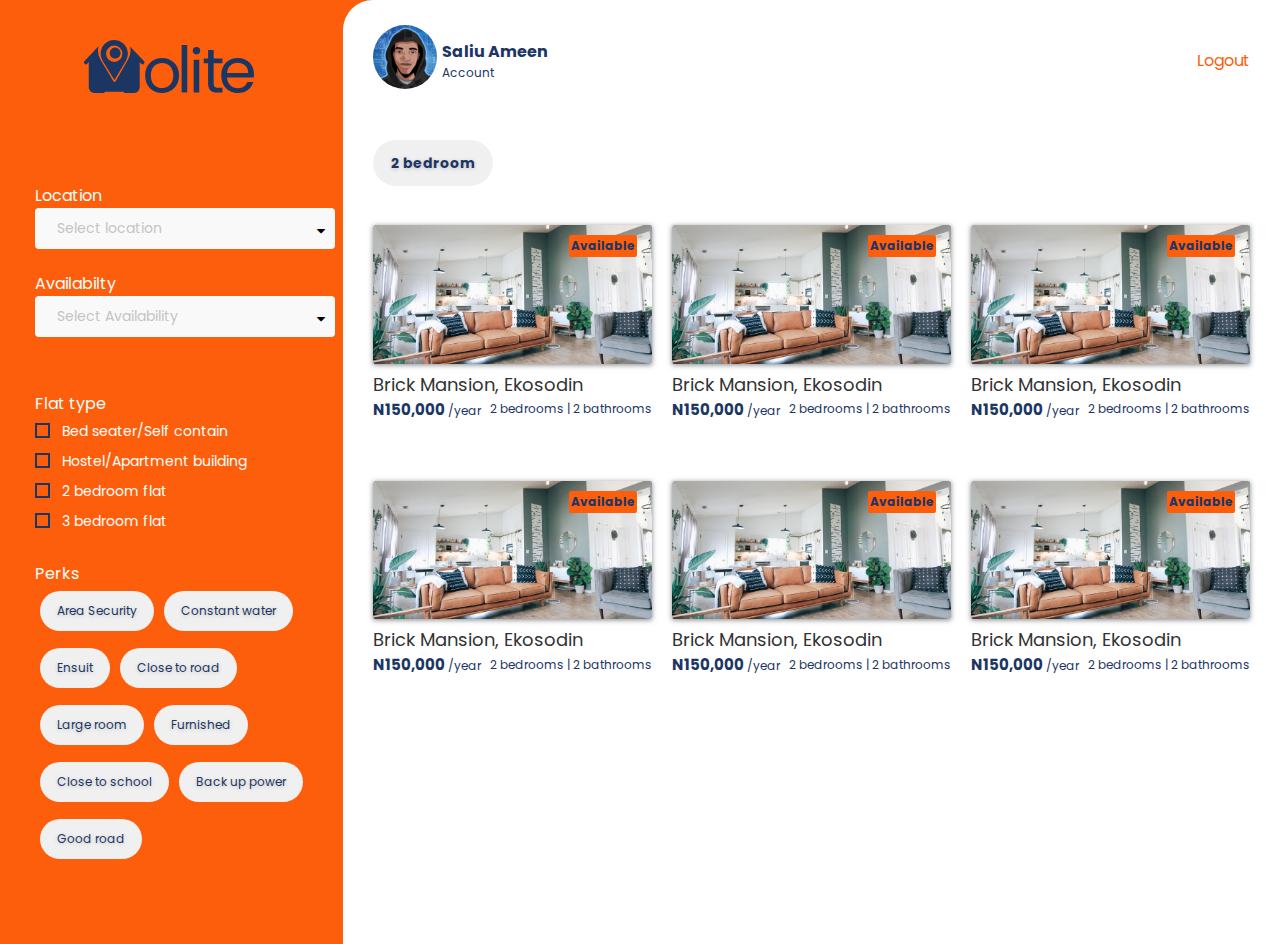
<file: dashbord.html>
<!DOCTYPE html>
<html lang="en">

<head>
    <meta charset="UTF-8">
    <meta name="viewport" content="width=device-width, initial-scale=1.0">
    <title>Search Dashboard</title>
    <link rel="stylesheet" href="https://stackpath.bootstrapcdn.com/font-awesome/4.7.0/css/font-awesome.min.css"
        integrity="sha384-wvfXpqpZZVQGK6TAh5PVlGOfQNHSoD2xbE+QkPxCAFlNEevoEH3Sl0sibVcOQVnN" crossorigin="anonymous">

    <link href="https://fonts.googleapis.com/css2?family=Poppins&display=swap" rel="stylesheet">
    <link rel="stylesheet" href="dashboard.css">
</head>

<body>
    <div class="d-container">

        <div id="nav-sidebar">
            <div class="d-info">
                <a href="#"><img src="images/logo2.svg" alt="logo"></a>
                <i class="fa fa-times" id="sidebarIcon" onclick="closeSidebar()"></i>
            </div>
            <div class="d-select">

                <span>Location</span>
                <div class="select-box">


                    <div class="options-container">

                        <div class="option">
                            <input type="radio" class="radio" id="ekosodin" name="category">
                            <label for="ekosodin">Ekosodin</label>
                        </div>
                        <div class="option">
                            <input type="radio" class="radio" id="bdpa" name="category">
                            <label for="bdpa">BDPA</label>
                        </div>
                        <div class="option">
                            <input type="radio" class="radio" id="osasogie" name="category">
                            <label for="osasogie">Osasogie</label>
                        </div>
                        <div class="option">
                            <input type="radio" class="radio" id="others" name="category">
                            <label for="others">Others</label>
                        </div>
                    </div>
                    <div class="selected">
                        <p>Select location</p>

                        <i class="fa fa-sort-down"></i>
                    </div>
                </div>

                <span>Availabilty</span>
                <div class="select-box">


                    <div class="options-container">

                        <div class="option">
                            <input type="radio" class="radio" id="available name=" category">
                            <label for="available">Available</label>
                        </div>
                        <div class="option">
                            <input type="radio" class="radio" id="pending" name="category">
                            <label for="pending">Pending</label>
                        </div>
                        <div class="option">
                            <input type="radio" class="radio" id="notavailable" name="category">
                            <label for="notavailable">Not Available</label>
                        </div>
                        <div class="option">
                            <input type="radio" class="radio" id="all" name="category">
                            <label for="all">All</label>
                        </div>
                    </div>
                    <div class="selected">
                        <p>Select Availability</p>

                        <i class="fa fa-sort-down"></i>
                    </div>
                </div>


                <div class="d-checkbox">
                    <p>Flat type</p>
                    <div class="checkbox-container"><input type="checkbox" name="flats" id="bed" class="checkbox-input">
                        <label for="bed" class="checkbox-label">Bed
                            seater/Self contain</label>
                    </div>
                    <div class=" checkbox-container"><input type="checkbox" name="flats" id="hostel"
                            class="checkbox-input">
                        <label for="hostel" class="checkbox-label">Hostel/Apartment
                            building</label>
                    </div>
                    <div class="checkbox-container"><input type="checkbox" name="flats" id="two" class="checkbox-input">
                        <label for="two" class="checkbox-label">2
                            bedroom
                            flat</label>
                    </div>
                    <div class=" checkbox-container"><input type="checkbox" name="flats" id="three"
                            class="checkbox-input">
                        <label for="three" class="checkbox-label">3
                            bedroom
                            flat</label>
                    </div>
                </div>
                <div class=" d-perks">
                    <p>Perks</p>
                    <div class="d-perks-container">
                        <div class="perk"> <label for="security">
                                <input type="checkbox" name="perks" id="security">
                                <span>Area Security</span>
                            </label>
                        </div>
                        <div class="perk">
                            <label for="water">
                                <input type="checkbox" name="perks" id="water">
                                <span>Constant water</span>
                            </label>
                        </div>
                        <div class="perk">
                            <label for="ensuit">
                                <input type="checkbox" name="perks" id="ensuit">
                                <span>Ensuit</span>
                            </label>
                        </div>
                        <div class="perk">
                            <label for="road">
                                <input type="checkbox" name="perks" id="road">
                                <span>Close to road</span>
                            </label>
                        </div>
                        <div class="perk">
                            <label for="large">
                                <input type="checkbox" name="perks" id="large">
                                <span>Large room</span>
                            </label>
                        </div>
                        <div class="perk">
                            <label for="furnished">
                                <input type="checkbox" name="perks" id="furnished">
                                <span>Furnished</span>
                            </label>
                        </div>
                        <div class="perk">
                            <label for="school">
                                <input type="checkbox" name="perks" id="school">
                                <span>Close to school</span>
                            </label>
                        </div>
                        <div class="perk">
                            <label for="power">
                                <input type="checkbox" name="perks" id="power">
                                <span>Back up power</span>
                            </label>
                        </div>
                        <div class="perk">
                            <label for="goodroad">
                                <input type="checkbox" name="perks" id="goodroad">
                                <span>Good road</span>
                            </label>
                        </div>
                    </div>


                    <div class="mobilizer">
                        <span><a href="#">Become a mobilizer</a></span>
                    </div>

                </div>
            </div>
        </div>
        <nav class="nav-bar">
            <div class="nav-info">
                <div class="d-hamburger" onclick="toggleSidebar()">
                    <i class="fa fa-bars"></i>
                </div>
                <a href="#"><img src="images/moustache.png" alt="profile"></a>

                <ul>
                    <li><b>Saliu Ameen</b> </li>
                    <li class="tiny">Account</li>
                </ul>
            </div>

            <a href="#">Logout</a>
        </nav>
        <main>
            <div class="dash-container">
                <div class="d-filter">
                    <span>2 bedroom</span>


                </div>
                <div class="apartments">
                    <div class="apartment">
                        <div class="apartment-image">
                            <img src="images/brick.png" alt="apartment">
                            <div class="availability">Available</div>
                        </div>
                        <p class="location">Brick Mansion, Ekosodin</p>
                        <ul>
                            <li class="amount"><b>N150,000</b> /year</li>
                            <li class="specification">2 bedrooms | 2 bathrooms</li>
                        </ul>
                    </div>
                    <div class="apartment">
                        <div class="apartment-image">
                            <img src="images/brick.png" alt="apartment">
                            <div class="availability">Available</div>
                        </div>
                        <p class="location">Brick Mansion, Ekosodin</p>
                        <ul>
                            <li class="amount"><b>N150,000</b> /year</li>
                            <li class="specification">2 bedrooms | 2 bathrooms</li>
                        </ul>
                    </div>
                    <div class="apartment">
                        <div class="apartment-image">
                            <img src="images/brick.png" alt="apartment">
                            <div class="availability">Available</div>
                        </div>
                        <p class="location">Brick Mansion, Ekosodin</p>
                        <ul>
                            <li class="amount"><b>N150,000</b> /year</li>
                            <li class="specification">2 bedrooms | 2 bathrooms</li>
                        </ul>
                    </div>
                    <div class="apartment">
                        <div class="apartment-image">
                            <img src="images/brick.png" alt="apartment">
                            <div class="availability">Available</div>
                        </div>
                        <p class="location">Brick Mansion, Ekosodin</p>
                        <ul>
                            <li class="amount"><b>N150,000</b> /year</li>
                            <li class="specification">2 bedrooms | 2 bathrooms</li>
                        </ul>
                    </div>
                    <div class="apartment">
                        <div class="apartment-image">
                            <img src="images/brick.png" alt="apartment">
                            <div class="availability">Available</div>
                        </div>
                        <p class="location">Brick Mansion, Ekosodin</p>
                        <ul>
                            <li class="amount"><b>N150,000</b> /year</li>
                            <li class="specification">2 bedrooms | 2 bathrooms</li>
                        </ul>
                    </div>
                    <div class="apartment">
                        <div class="apartment-image">
                            <img src="images/brick.png" alt="apartment">
                            <div class="availability">Available</div>
                        </div>
                        <p class="location">Brick Mansion, Ekosodin</p>
                        <ul>
                            <li class="amount"><b>N150,000</b> /year</li>
                            <li class="specification">2 bedrooms | 2 bathrooms</li>
                        </ul>
                    </div>

                </div>
            </div>
        </main>
    </div>

    <script src="dashboard.js"></script>
</body>

</html>
</file>
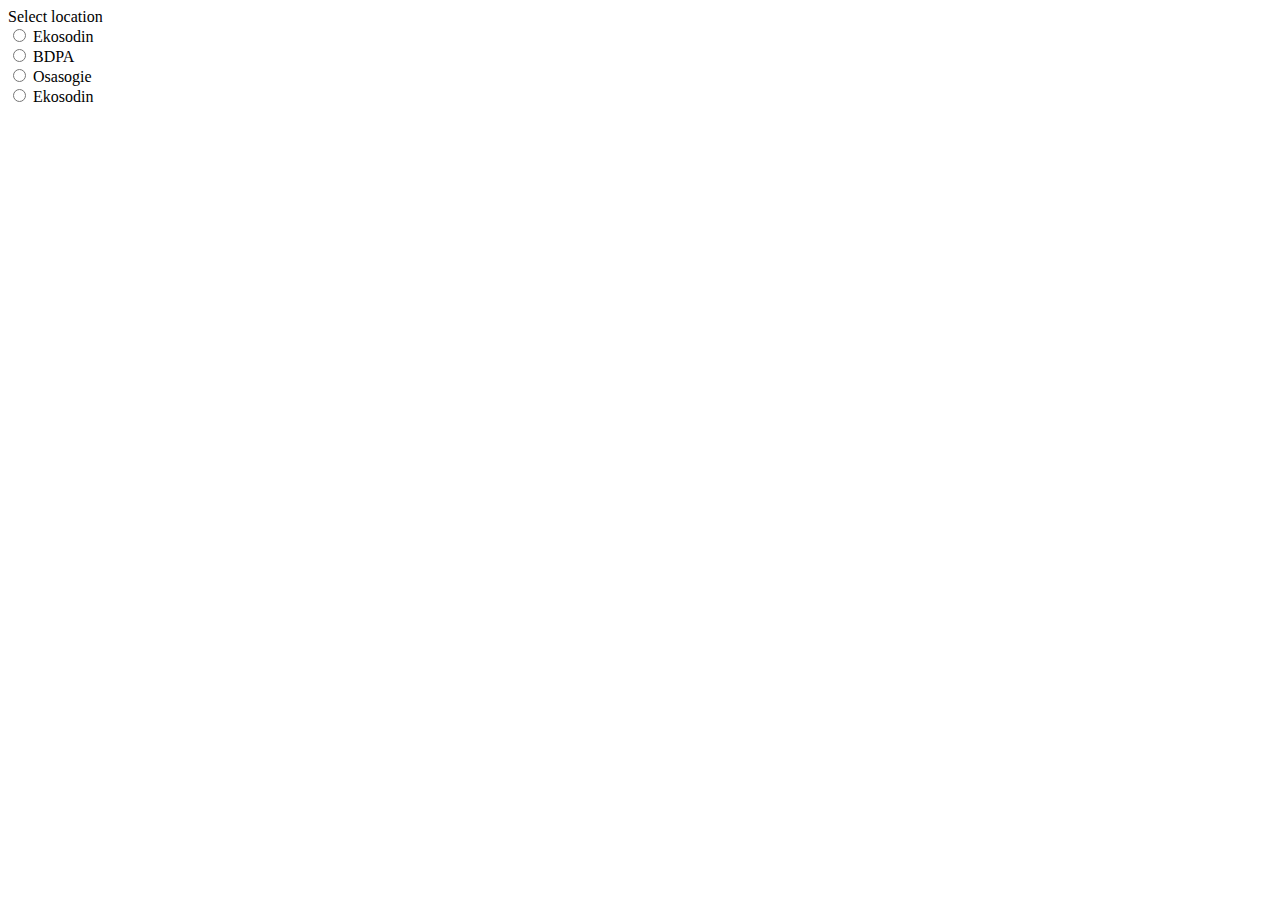
<file: file.html>
<!DOCTYPE html>
<html lang="en">

<head>
    <meta charset="UTF-8">
    <meta name="viewport" content="width=device-width, initial-scale=1.0">
    <title>Document</title>
</head>

<body>
    <div class="selected">
        Select location
    </div>
    <div class="select-box">
        <div class="options-container">
            <div class="option">
                <input type="radio" class="radio" id="ekosodin" name="category">
                <label for="ekosodin">Ekosodin</label>
            </div>
            <div class="option">
                <input type="radio" class="radio" id="bdpa" name="category">
                <label for="bdpa">BDPA</label>
            </div>
            <div class="option">
                <input type="radio" class="radio" id="osasogie" name="category">
                <label for="osasogie">Osasogie</label>
            </div>
            <div class="option">
                <input type="radio" class="radio" id="others" name="category">
                <label for="others">Ekosodin</label>
            </div>
        </div>
    </div>
</body>

</html>
</file>
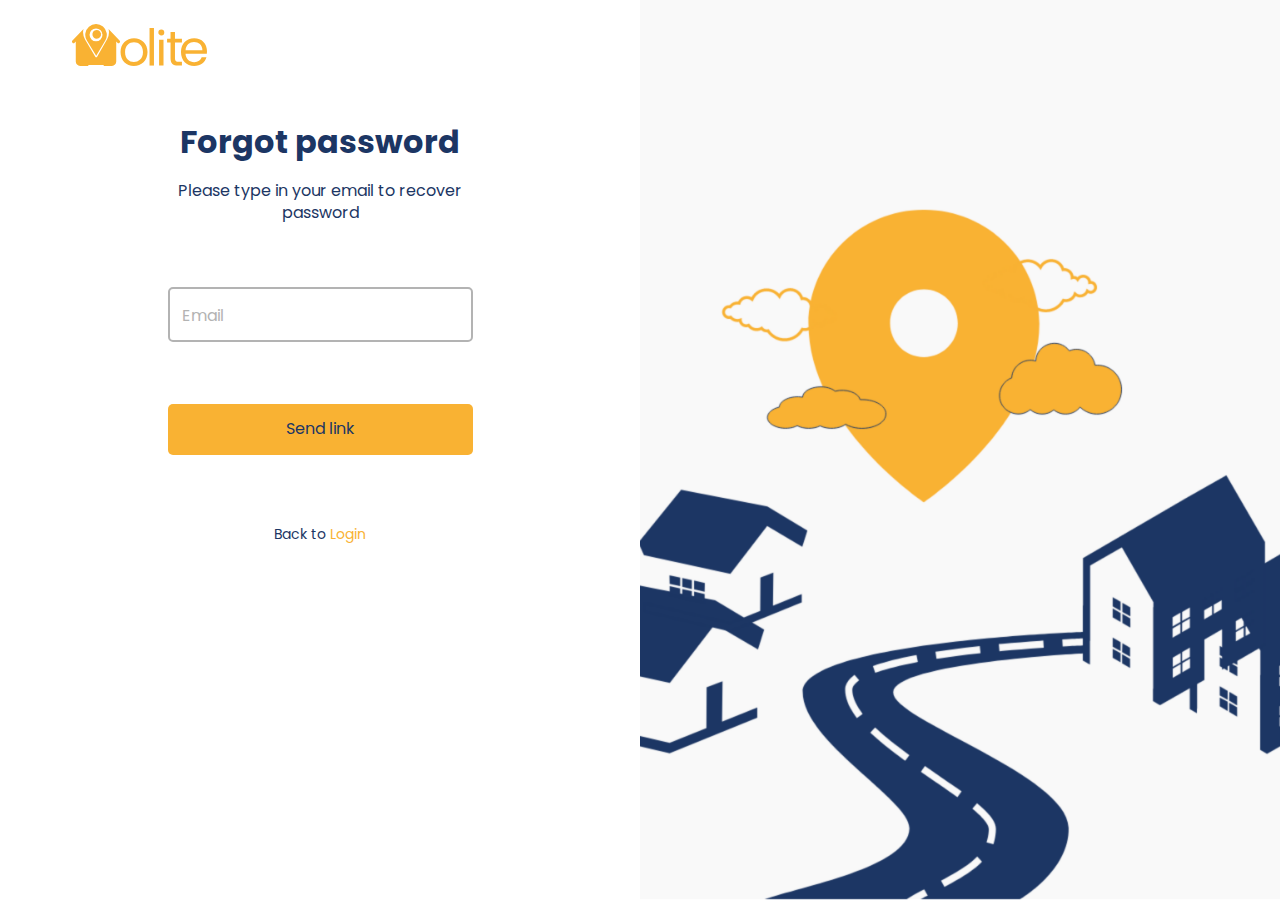
<file: forgot.html>
<!DOCTYPE html>
<html lang="en">

<head>
    <meta charset="UTF-8">
    <meta name="viewport" content="width=device-width, initial-scale=1.0">
    <title>Forgot password Page </title>
    <link href="https://fonts.googleapis.com/css2?family=Poppins&display=swap" rel="stylesheet">
    <link rel="stylesheet" href="style.css">
</head>

<body>
    <div class="splitscreen">
        <div class="left">
            <nav>
                <a href="index.html"><img src="images/logo.svg"
                        class="c-logo" alt="logo" srcset=""> </a>
            </nav>
            <form>
                <section>
                    <h1 class="fp">Forgot password</h1>
                    <p class="forgotp">Please type in your email to recover password</p>
                </section>
                <div class="input-container f">
                    <input type="email" name="email" id="email" class="input" placeholder=" ">
                    <label for="email" class="input-label">Email</label>
                </div>


                <a href="#" class="cbtn signin">Send link</a>
                <p class="small new">Back to<a href="login.html"
                        class="yellow"> Login</a> </p>
            </form>

        </div>
        <div class="right"></div>
    </div>

    <script src="app.js"></script>
</body>

</html>
</file>
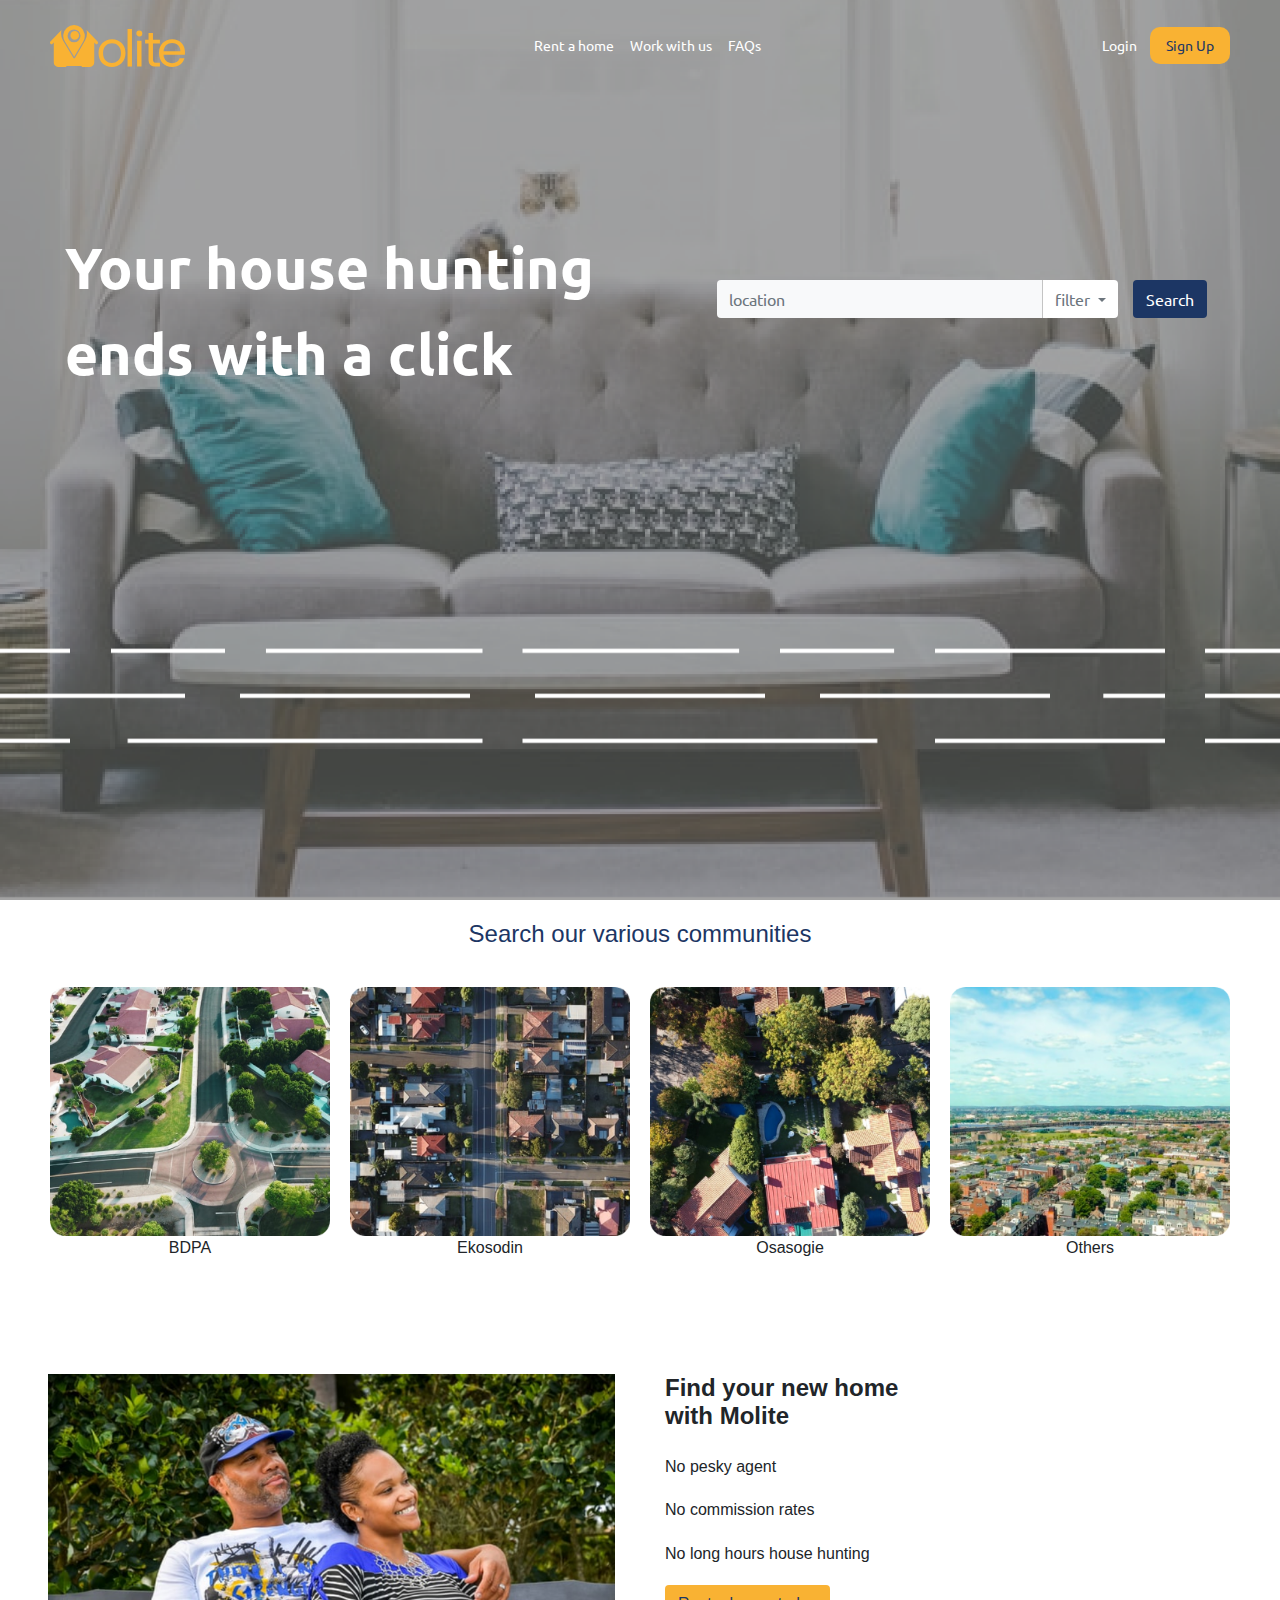
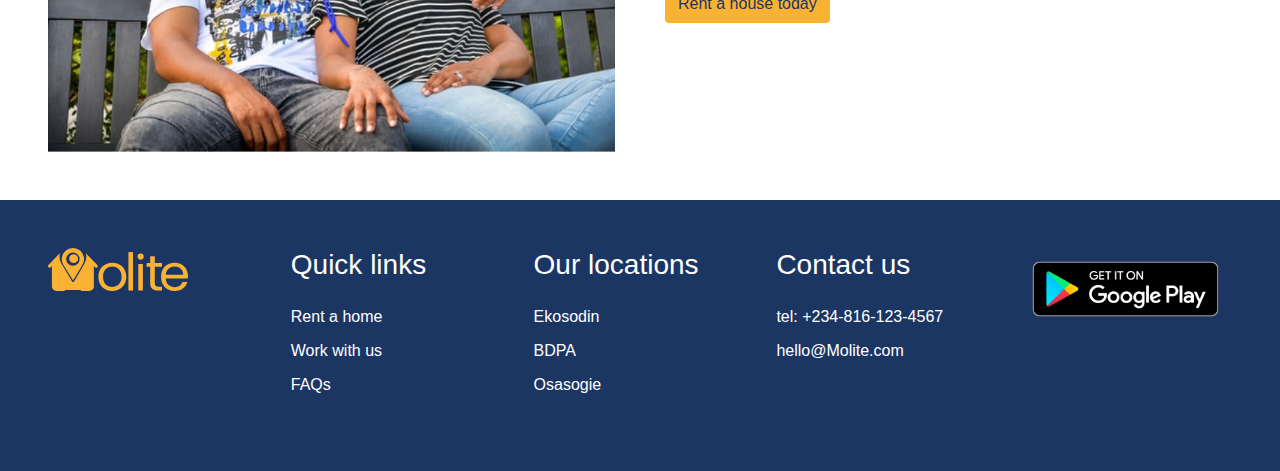
<file: index2.html>
<!DOCTYPE html>
<html lang="en">

<head>
    <meta charset="UTF-8">
    <meta name="viewport" content="width=device-width, initial-scale=1.0">
    <link rel="stylesheet" href="https://stackpath.bootstrapcdn.com/font-awesome/4.7.0/css/font-awesome.min.css"
        integrity="sha384-wvfXpqpZZVQGK6TAh5PVlGOfQNHSoD2xbE+QkPxCAFlNEevoEH3Sl0sibVcOQVnN" crossorigin="anonymous">
    <link rel="stylesheet" href="https://stackpath.bootstrapcdn.com/bootstrap/4.3.1/css/bootstrap.min.css"
        integrity="sha384-ggOyR0iXCbMQv3Xipma34MD+dH/1fQ784/j6cY/iJTQUOhcWr7x9JvoRxT2MZw1T" crossorigin="anonymous">
    <link href="https://fonts.googleapis.com/css2?family=Ubuntu&display=swap" rel="stylesheet">
    <title>Homepage redo</title>
    <link rel="stylesheet" href="style2.css">
</head>

<body>
    <header>
        <!-- Navbar -->
        <nav class="navbar navbar-expand-lg navbar-light bg-light">
            <a class="navbar-brand" href="#"><img src="images/logo.svg" alt="logo"></a>
            <button class="navbar-toggler" type="button" data-toggle="collapse" data-trigger="#navbarNav"
                aria-controls="navbarNav" aria-expanded="false" aria-label="Toggle navigation">
                <span class="navbar-toggler-icon"></span>
            </button>
            <div class="collapse navbar-collapse" id="navbarNav">
                <div class="offcanvas-header mt-3">
                    <button type="button" class="btn-close float-left"> <i class="fa fa-times"></i></button>
                    <h5 class="text-white py-2" style="text-align: right;">menu</h5>

                </div>
                <ul class="navbar-nav mr-auto ml-auto">
                    <li class="nav-item">
                        <a class="nav-link" href="#">Rent a home</a>
                    </li>
                    <li class="nav-item">
                        <a class="nav-link" href="#">Work with us</a>
                    </li>
                    <li class="nav-item">
                        <a class="nav-link" href="#">FAQs</a>
                    </li>
                </ul>

                <ul class="navbar-nav">
                    <li class="nav-item">
                        <a class="nav-link login" href="login.html">Login</a>
                    </li>
                    <li class="nav-item signUp">
                        <a class="nav-link" href="signUp.html">Sign Up</a>
                    </li>
                </ul>
            </div>
        </nav>
        <div class="wrapper">
            <div class="col-sm banner-text">
                Your house hunting ends with a click
            </div>
            <div class="col-sm search-bar">
                <div class="container">
                    <div class="row">
                        <div class="col-lg-10 mx-auto">
                            <form action="">
                                <div>
                                    <div class="input-group">
                                        <input type="search" placeholder="location"
                                            class="form-control border-0 bg-light">
                                        <div class="input-group-append">
                                            <!-- Example single danger button -->
                                            <div class="btn-group">
                                                <button type="button" class="btn btn-outline-secondary dropdown-toggle"
                                                    data-toggle="dropdown" aria-haspopup="true" aria-expanded="false">
                                                    filter
                                                </button>
                                                <div class="dropdown-menu">
                                                    <a class="dropdown-item" href="#">Ekosodin</a>
                                                    <a class="dropdown-item" href="#">BDPA</a>
                                                    <a class="dropdown-item" href="#">Osasogie</a>
                                                    <a class="dropdown-item" href="#">Others</a>
                                                </div>
                                            </div>
                                            <div class="input-group-append">
                                                <a href="#" class="btn btn-link">Search</a>
                                            </div>
                                        </div>
                                    </div>
                                </div>
                            </form>
                        </div>
                    </div>
                </div>
            </div>
        </div>
    </header>
    <!-- boxes section -->
    <section class="box-columns">
        <h2>Search our various communities</h2>
        <div class="boxes">
            <div class="box">
                <img src="images/BDPA.png" alt="BDPA" srcset="">
                <p>BDPA</p>

            </div>
            <div class="box">
                <img src="images/Ekosodin.png" alt="BDPA" srcset="">
                <p>Ekosodin</p>

            </div>
            <div class="box">
                <img src="images/Osasogie.png" alt="BDPA" srcset="">
                <p>Osasogie</p>

            </div>
            <div class="box">
                <img src="images/Others.png" alt="BDPA" srcset="">
                <p>Others</p>

            </div>
        </div>
        <div class="lines">
            <!-- <img src="images/lines2.png" alt=""> -->
        </div>
    </section>
    <section class="info">
        <img src="images/couple.png" alt="">
        <div>
            <h2>Find your new home with Molite</h2>
            <ul>
                <li>No pesky agent</li>
                <li>No commission rates</li>
                <li>No long hours house hunting</li>
                <li><a href="#" class="infos btn">Rent a house today</a></li>
            </ul>
        </div>


    </section>
    <footer class="p-5">
        <div class="row">
            <div class=" col-md col-sm-12 single-footer">
                <a href=" C:\Users\Okon\Downloads\MOLITE WEB\final one\index.html"><img src="images/logo.svg" alt=""
                        class="footer-logo"></a>
            </div>
            <div class="col-6 col-md">
                <div class="mb-4">
                    <h3 class="text-white">Quick links</h3>
                </div>
                <ul class="list-unstyled text-small">
                    <li><a href="#">Rent a home</a></li>
                    <li><a href="#">Work with us</a></li>
                    <li><a href="#">FAQs</a></li>
                </ul>
            </div>
            <div class="col-6 col-md">
                <div class="mb-4">
                    <h3 class="text-white">Our locations</h3>
                </div>
                <ul class="list-unstyled text-small">
                    <li><a href="#">Ekosodin</a></li>
                    <li><a href="#">BDPA</a></li>
                    <li><a href="#">Osasogie</a></li>
                </ul>
            </div>
            <div class="col-6 col-md">
                <div class="mb-4">
                    <h3 class="text-white">Contact us</h3>
                </div>
                <ul class="list-unstyled text-small">
                    <li>tel: +234-816-123-4567</li>
                    <li>hello@Molite.com</li>
                </ul>
            </div>
            <div class="col-6 col-md">
                <a href="#"><img src="images/google.png" class="google" alt="get it on google play"></a>
            </div>
    </footer>

    <script src=" https://code.jquery.com/jquery-3.3.1.slim.min.js"
        integrity="sha384-q8i/X+965DzO0rT7abK41JStQIAqVgRVzpbzo5smXKp4YfRvH+8abtTE1Pi6jizo"
        crossorigin="anonymous"></script>
    <script src="https://cdnjs.cloudflare.com/ajax/libs/popper.js/1.14.7/umd/popper.min.js"
        integrity="sha384-UO2eT0CpHqdSJQ6hJty5KVphtPhzWj9WO1clHTMGa3JDZwrnQq4sF86dIHNDz0W1"
        crossorigin="anonymous"></script>
    <script src="https://stackpath.bootstrapcdn.com/bootstrap/4.3.1/js/bootstrap.min.js"
        integrity="sha384-JjSmVgyd0p3pXB1rRibZUAYoIIy6OrQ6VrjIEaFf/nJGzIxFDsf4x0xIM+B07jRM"
        crossorigin="anonymous"></script>
    <script src="home.js"></script>
</body>

</html>
</file>
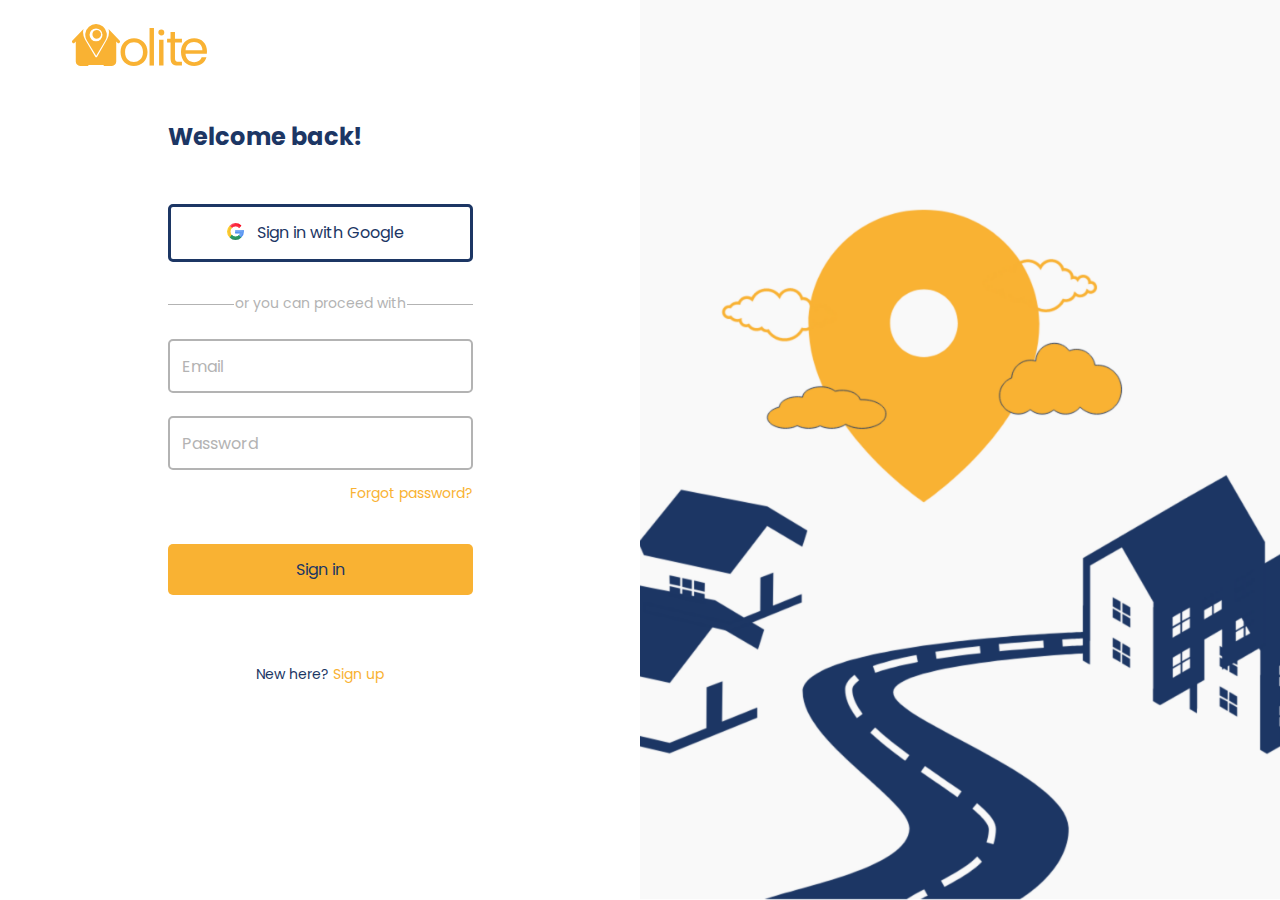
<file: login.html>
<!DOCTYPE html>
<html lang="en">

<head>
    <meta charset="UTF-8">
    <meta name="viewport" content="width=device-width, initial-scale=1.0">
    <title>login Page </title>
    <link href="https://fonts.googleapis.com/css2?family=Poppins&display=swap" rel="stylesheet">
    <link rel="stylesheet" href="style.css">
</head>

<body>
    <div class="splitscreen">
        <div class="left">
            <nav>
                <a href="index.html"><img src="images/logo.svg"
                        class="c-logo" alt="logo" srcset=""> </a>
            </nav>
            <form>
                <section>
                    <h2>Welcome back!</h2>
                    <a href="#" class="cbtn sign-in"><img src="images/G.svg" class="g" alt=""> Sign in with Google</a>
                    <p class="small line">or you can proceed with</p>
                </section>
                <div class="input-container">
                    <input type="email" name="email" id="email" class="input" placeholder=" ">
                    <label for="email" class="input-label">Email</label>
                    <input type="password" name="password" id="password" class="input" placeholder=" ">
                    <label for="password" class="input-label">Password</label>
                    <p class="forgot"><a href="forgot.html"
                            class="yellow">Forgot password?</a> </p>
                </div>


                <a href="#" class="cbtn signin">Sign in</a>
                <p class="small new">New here?<a href="signUp.html"
                        class="yellow"> Sign up</a> </p>
            </form>

        </div>
        <div class="right"></div>
    </div>

    <script src="app.js"></script>
</body>

</html>
</file>
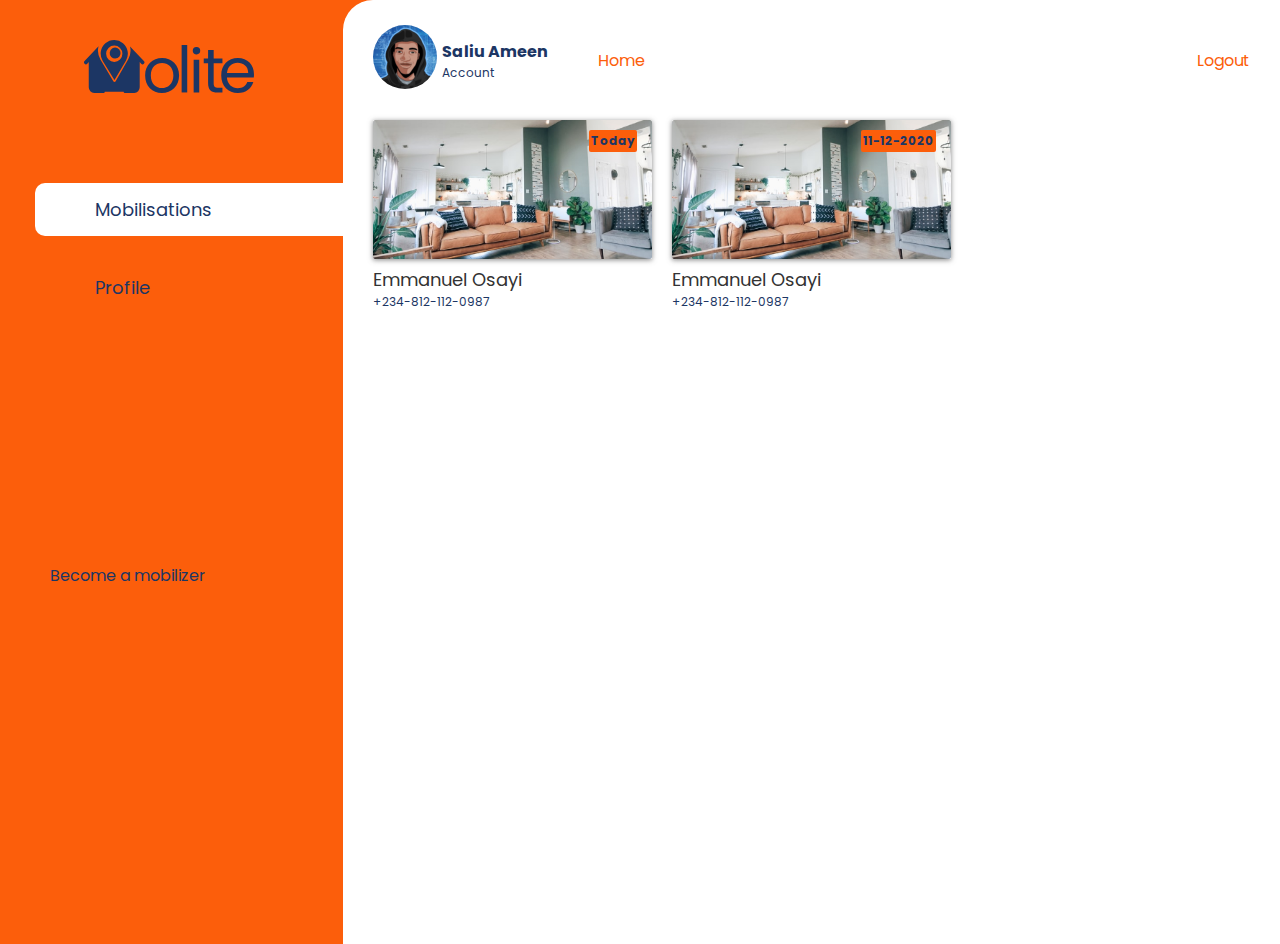
<file: mobilization.html>
<!DOCTYPE html>
<html lang="en">

<head>
    <meta charset="UTF-8">
    <meta name="viewport" content="width=device-width, initial-scale=1.0">
    <title>Mobilization</title>
    <link rel="stylesheet" href="https://stackpath.bootstrapcdn.com/font-awesome/4.7.0/css/font-awesome.min.css"
        integrity="sha384-wvfXpqpZZVQGK6TAh5PVlGOfQNHSoD2xbE+QkPxCAFlNEevoEH3Sl0sibVcOQVnN" crossorigin="anonymous">

    <link href="https://fonts.googleapis.com/css2?family=Poppins&display=swap" rel="stylesheet">
    <link rel="stylesheet" href="dashboard.css">
</head>

<body>
    <div class="d-container">

        <div id="nav-sidebar">
            <div class="d-info">
                <a href="#"><img src="images/logo2.svg" alt="logo"></a>

                <i class="fa fa-times" id="sidebarIcon" onclick="closeSidebar()"></i>
            </div>
            <div class="d-select">
                <div class="select-box">
                    <a href="#" class="select active">Mobilisations</a>
                    <a href="#" class="select ">Profile</a>
                </div>
                <div>
                    <div class="mobilizer2">
                        <span><a href="#">Become a mobilizer</a></span>
                    </div>

                </div>
            </div>
        </div>
        <nav class="nav-bar">
            <div class="nav-info">
                <div class="d-hamburger" onclick="toggleSidebar()">
                    <i class="fa fa-bars"></i>
                </div>
                <a href="#"><img src="images/moustache.png" alt="profile"></a>

                <ul>
                    <li><b>Saliu Ameen</b> </li>
                    <li class="tiny">Account</li>
                </ul>
                <a href="#" class="home">Home</a>

            </div>

            <a href="#">Logout</a>
        </nav>
        <main>
            <div class="dash-container">
                <div class="apartments">
                    <div class="apartment">
                        <div class="apartment-image">
                            <img src="images/brick.png" alt="apartment">
                            <div class="availability">Today</div>
                        </div>
                        <p class="name">Emmanuel Osayi</p>
                        <ul>
                            <li class="specification">+234-812-112-0987</li>
                        </ul>
                    </div>
                    <div class="apartment">
                        <div class="apartment-image">
                            <img src="images/brick.png" alt="apartment">
                            <div class="availability">11-12-2020</div>
                        </div>
                        <p class="name">Emmanuel Osayi</p>
                        <ul>
                            <li class="specification">+234-812-112-0987</li>
                        </ul>
                    </div>

                </div>
            </div>
        </main>
    </div>

    <script src="dashboard.js"></script>
</body>

</html>
</file>
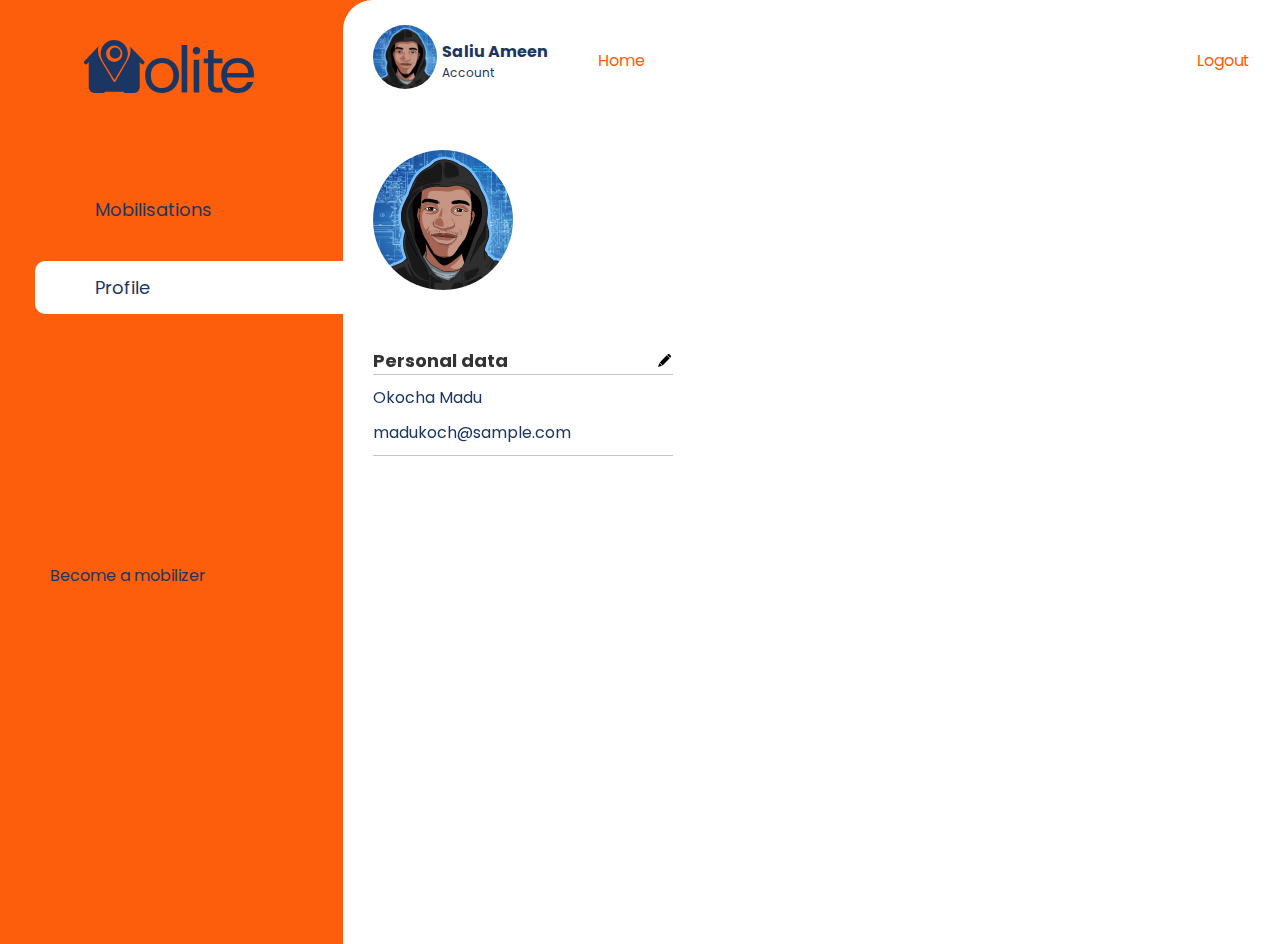
<file: profile.html>
<!DOCTYPE html>
<html lang="en">

<head>
    <meta charset="UTF-8">
    <meta name="viewport" content="width=device-width, initial-scale=1.0">
    <title>profile</title>
    <link rel="stylesheet" href="https://stackpath.bootstrapcdn.com/font-awesome/4.7.0/css/font-awesome.min.css"
        integrity="sha384-wvfXpqpZZVQGK6TAh5PVlGOfQNHSoD2xbE+QkPxCAFlNEevoEH3Sl0sibVcOQVnN" crossorigin="anonymous">

    <link href="https://fonts.googleapis.com/css2?family=Poppins&display=swap" rel="stylesheet">
    <link rel="stylesheet" href="dashboard.css">
</head>

<body>
    <div class="d-container">

        <div id="nav-sidebar">
            <div class="d-info">
                <a href="#"><img src="images/logo2.svg" alt="logo"></a>

                <i class="fa fa-times" id="sidebarIcon" onclick="closeSidebar()"></i>
            </div>
            <div class="d-select">
                <div class="select-box">
                    <a href="#" class="select">Mobilisations</a>
                    <a href="#" class="select active">Profile</a>
                </div>
                <div>
                    <div class="mobilizer2">
                        <span><a href="#">Become a mobilizer</a></span>
                    </div>

                </div>
            </div>
        </div>
        <nav class="nav-bar navs">
            <div class="nav-info">
                <div class="d-hamburger" onclick="toggleSidebar()">
                    <i class="fa fa-bars"></i>
                </div>
                <a href="#"><img src="images/moustache.png" alt="profile"></a>

                <ul>
                    <li><b>Saliu Ameen</b> </li>
                    <li class="tiny">Account</li>
                </ul>
                <a href="#" class="home">Home</a>

            </div>

            <a href="#" class="lg">Logout</a>
        </nav>
        <main>
            <div class="dash-container">
                <div class="display-pic">
                    <a href="#"><img src="images/moustache2.png" alt="profile"></a>
                </div>
                <div class="personal-data">
                    <span>Personal data</span>
                    <img src="images/pen.svg" alt="pen">


                </div>
                <div class="border-line"></div>
                <div class="info">
                    <p class="name">Okocha Madu</p>
                    <p class="email">madukoch@sample.com</p>
                </div>
                <div class="border-line"></div>
            </div>
        </main>
    </div>

    <script src="dashboard.js"></script>
</body>

</html>
</file>
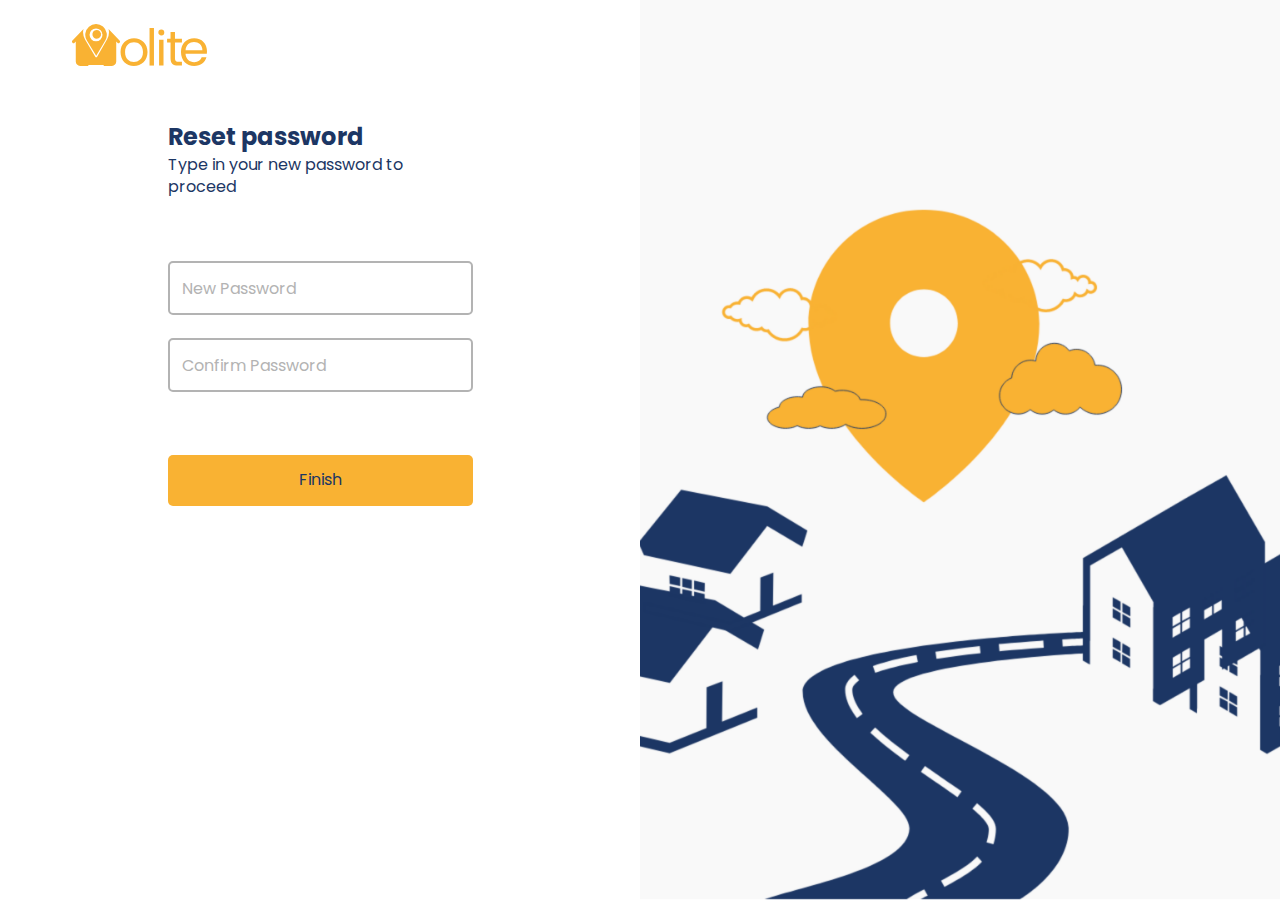
<file: reset.html>
<!DOCTYPE html>
<html lang="en">

<head>
    <meta charset="UTF-8">
    <meta name="viewport" content="width=device-width, initial-scale=1.0">
    <title> Reset password Page </title>
    <link href="https://fonts.googleapis.com/css2?family=Poppins&display=swap" rel="stylesheet">
    <link rel="stylesheet" href="style.css">
</head>

<body>
    <div class="splitscreen">
        <div class="left">
            <nav>
                <a href="index.html"><img src="images/logo.svg"
                        class="c-logo" alt="logo" srcset=""> </a>
            </nav>
            <form>
                <section>
                    <h2>Reset password</h2>
                    <p class="newp">Type in your new password to proceed</p>
                </section>
                <div class="input-container f">
                    <input type="password" name="newpassword" id="newpassword" class="input" placeholder=" ">
                    <label for="newpassword" class="input-label"> New Password</label>
                    <input type="password" name="conpassword" id="conpassword" class="input" placeholder=" ">
                    <label for="conpassword" class="input-label">Confirm Password</label>
                </div>
                <a href="#" class="cbtn signin">Finish</a>
            </form>

        </div>
        <div class="right"></div>
    </div>

    <script src="app.js"></script>
</body>

</html>
</file>
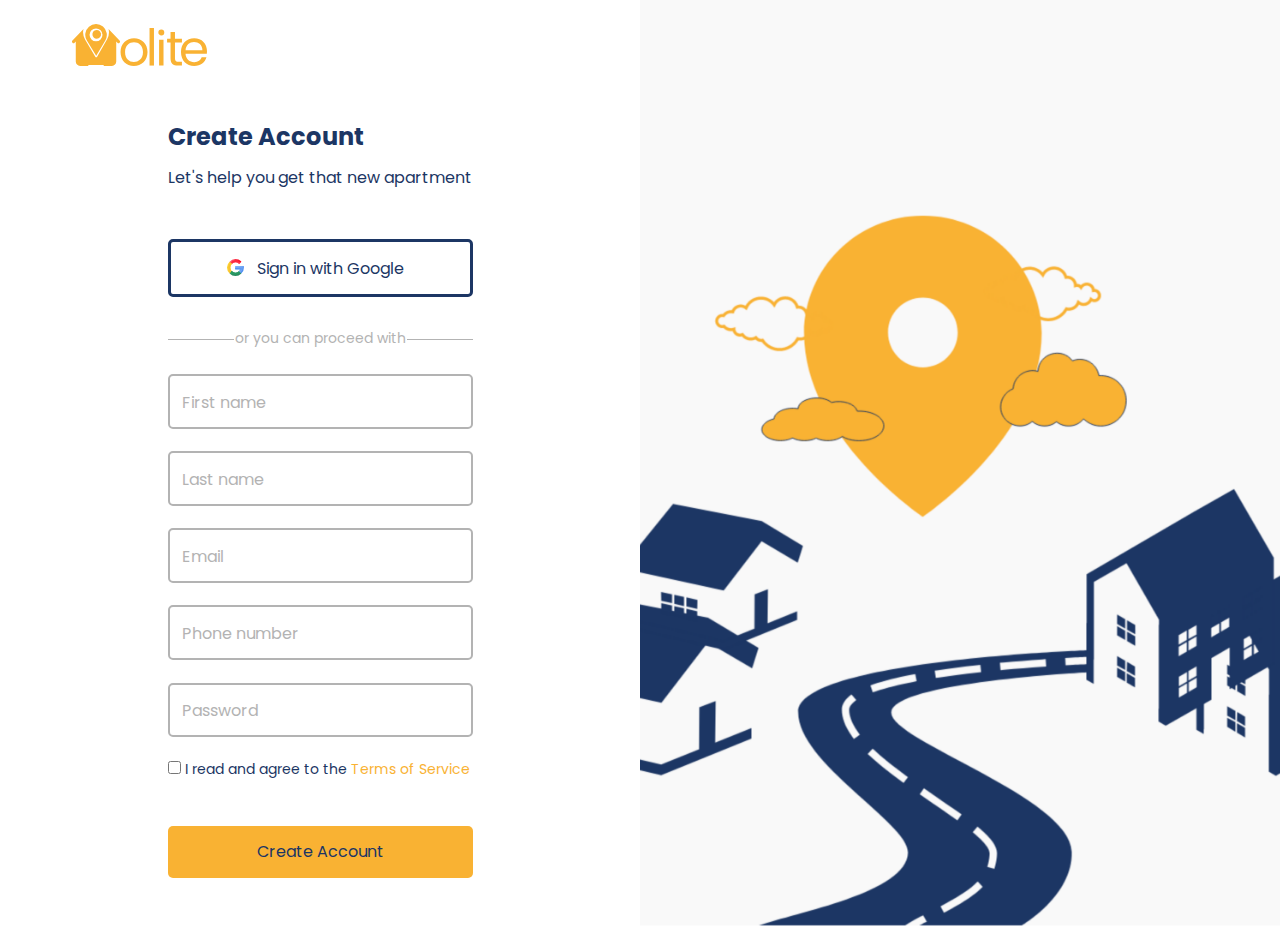
<file: signUp.html>
<!DOCTYPE html>
<html lang="en">

<head>
    <meta charset="UTF-8">
    <meta name="viewport" content="width=device-width, initial-scale=1.0">
    <title>Create Account </title>
    <link href="https://fonts.googleapis.com/css2?family=Poppins&display=swap" rel="stylesheet">
    <link rel="stylesheet" href="style.css">
</head>

<body>
    <div class="splitscreen">
        <div class="left">
            <nav>
                <a href="index.html"><img src="images/logo.svg"
                        class="c-logo" alt="logo" srcset=""> </a>
            </nav>
            <form>
                <section>
                    <h2>Create Account</h2>
                    <p class="lets">Let's help you get that new apartment</p>
                    <a href="#" class="cbtn sign-in"><img src="images/G.svg" class="g" alt=""> Sign in with Google</a>
                    <p class="small line">or you can proceed with</p>
                </section>
                <div class="input-container">
                    <input type="text" id="firstname" name="firstname" class="input" placeholder=" ">
                    <label for="firstname" class="input-label">First name</label>

                    <input type="text" id="lastname" name="lastname" class="input" placeholder=" ">
                    <label for="lastname" class="input-label">Last name</label>
                    <input type="email" name="email" id="email" class="input" placeholder=" ">
                    <label for="email" class="input-label">Email</label>
                    <input type="tel" name="phonenumber" id="phonenumber" class="input" placeholder=" ">
                    <label for="phonenumber" class="input-label">Phone number</label>
                    <input type="password" name="password" id="password" class="input" placeholder=" ">
                    <label for="password" class="input-label">Password</label>
                </div>
                <p class="small"><input type="checkbox" name="terms" id=""> I read and agree to the <a href="#"
                        class="terms">Terms of
                        Service</a></p>

                <a href="#" class="cbtn create">Create Account</a>
            </form>

        </div>
        <div class="right"></div>
    </div>

    <script src="app.js"></script>
</body>

</html>
</file>
<file: dashboard.css>
*{
    list-style: none;
    text-decoration: none;
    margin: 0;
    padding: 0;
    box-sizing: border-box;
    
}
*, *::before, *::after {
    box-sizing: border-box;
}
:root {
    --yellow:rgba(249, 178, 51, 1);
    --blue: rgba(28, 54, 100, 1);
    --light:rgba(255, 255, 255, 1);
    --shadow: 0 1px 5px rgba(104, 104, 104, 0.8);
    --brown: #333333;
    --grey1: #f0f0f0;
    --grey2:#5f4343;
    --grey3:#c4c4c4;
    --grey4:#f9f9f9;
    --black:#0000;
    --orange:#fc5e0b;
}
body{
    box-sizing: border-box;
    width: 100%;
    font-family: 'poppins', san serif;
    background: #fc5e0b;
    overflow-x: hidden;

}
.d-container{
    width: 100%;
    display: grid;
    height: 100vh;
    grid-template-columns: 1.1fr 1fr 1fr 1fr;
    grid-template-rows: 0.2fr 3fr;
    grid-template-areas: 
        "sidebar nav nav nav"
        "sidebar main main main";
    
}
.nav-bar{
    width: 100%;
    background: #ffffff;
    grid-area: nav;
    height: 100px;
    
    display: flex;
    justify-content: space-between;
    align-items: center;
    padding: 20px 30px 0 30px;
    border-top-left-radius: 30px;
}
.nav-info{
    display: flex;
    align-items: center;
    color: var(--blue);
}

.nav-info .d-hamburger{
    color: var(--blue);
    font-size: 29px;
    cursor: pointer;
    margin-right: 25px;
    display: none;

}
.nav-info ul{
    margin-left: 5px;
}
.tiny{
    font-size: 12px;
}
.nav-bar a{
    text-decoration: none;
    outline: none;
    color: var(--orange);
}
main{
    background: #ffffff;
    grid-area: main;
    overflow-y: auto;
    height: 100%;

}
.dash-container{
    padding: 20px 30px;
}
.d-filter{
    margin-top: 30px;
    margin-bottom: 50px;
}
.d-filter span{
    font-weight: bold;
    font-size: 14px;
    background:var(--grey1);
    padding: 13px 18px;
    color: var(--blue);
    text-shadow: 0 1px 4px rgba(0,0,0,.2);
    border-radius: 30px;
    user-select: none;

}
.apartments{
    position: relative;
    display: grid;
    grid-gap: 20px;
    /* grid-template-columns: repeat(auto-fit, minmax(200px, 1fr)); */
    grid-template-columns: repeat(3, 1fr);
    user-select: none;
}
.apartment {
    position: relative;
    margin-bottom: 40px;
    
    
}
.apartment-image{
    position: relative;
    text-align: center;
}
.apartment-image img{
    box-shadow: var(--shadow);
    width: 100%;
}
.availability{
    position: absolute;
    color: var(--blue);
    background: var(--orange);
    font-weight: bold;
    font-size: 12px;
    padding: 2px;
    top: 10px;
    right: 15px;
    border-radius:2px ;
}
.apartment p{
    font-size: 18px;
    color: var(--brown);
}
.apartment ul{
    display: flex;
    justify-content: space-between;
    align-items: center;
}
.apartment ul li {
    font-size: 12px;
    color: var(--blue);
    
}
.apartment ul li b{
    font-size: 15px;
    color: var(--blue);
    
}
#nav-sidebar{
    background: var(--orange);
    height: 100vh;
    grid-area: sidebar;
    overflow-y: auto;
    -webkit-transition: all 0.5s;
    transition: all 0.5s;
    padding: 20px;
    user-select: none;
}
.d-info img{
    display: flex ;
    width: 210px;
    padding: 20px;
    margin-right: 5px;

}
.d-info i{
    margin-left: 5px;
    font-size: 29px;
    color: var(--blue);
    display: none;
    cursor: pointer;
}
.d-info{
    display: flex;
    justify-content: center;
    align-items: center;

}
.d-select{
    margin-top: 70px;
    margin-left: 15px;
}
.d-select span{
    
    color: #ffffff;
}
.select-box{
    position: relative;
    display: flex;
    width: 300px;
    flex-direction: column;

}
.selected{ 
    background: var(--grey4);
    border-radius: 4px;
    margin-bottom: 22px;
    position: relative;
    order: 0;
    font-size: 14px;
}
.selected p{
    color:var(--grey3);
}
.selected .fa{
  
    position: absolute; 
    top: 13px;
    /* left: 2px; */
   
    right: 10px;
    transition: all 0.4s;

}
.select-box .options-container{
    background: var(--grey4);
    color: var(--blue);
    max-height: 0;
    width: 100%;
    opacity: 0;
    transition: all 0.4s;
    border-radius: 4px;
    overflow: hidden;
    order: 1;
    position: absolute;
    z-index: 100;
    font-size: 14px;
}
.select-box .options-container.active{
    max-height: 240px;
    opacity: 1;
    margin-top: 50px;
    width: 300px;

}
.select-box .options-container.active + .selected .fa{
    transform: rotate(180deg);
    top: 15px;
}
.select-box .option,
.selected{
    padding: 10px 22px;
    cursor: pointer;
}
.select-box label{
    cursor: pointer;

}
.select-box .option:hover{
    background: var(--grey1);
}
.select-box .option .radio{
    display: none;
    
}
.d-checkbox{
    margin-top: 32px;
    display: flex;
    flex-direction: column;
    color: #ffffff;
    
}
.checkbox-container label{
    font-size: 14px; 
}
.checkbox-container input{
    opacity: 0;
}
.checkbox-input + .checkbox-label{
    position: relative;
    margin-left: 0;
    padding-left: 10px;
    cursor: pointer;
    display: inline-block;
    line-height:30px
    
    
}
.checkbox-input + .checkbox-label::before{
    content: "";
    position: absolute;
    width: 11px;
    height: 11px;
    outline: 2px solid var(--blue);
    background: var(--orange);
    top: 9px;
    left: -15px;
    

}
.checkbox-input:checked + .checkbox-label::before{
     content: "";
    position: absolute;
    width: 11px;
    height: 11px;
    outline: 2px solid var(--blue);
    background: var(--orange);
    top: 9px;
    left: -15px;
}
.checkbox-input:checked + .checkbox-label::after{
    content: "\2714";
    position: absolute;
    top: 47%;
    left: -13px;
    transform: translate(-50%,-50%);
    color: var(--blue);
    width: 4px;
}
.d-perks{
    color: white;
    margin-top: 25px;
    
}
.d-perks-container{
    width: 100%;
    max-width: 343px;
    margin: 0;
    display: flex;
    flex-wrap: wrap;

}
.perk{
    margin: 5px;
}
.perk label{
    cursor: pointer;
}
.perk label input[type="checkbox"]{
    display: none;
}
.perk label span{
    font-size: 12px;
    position: relative;
    display: inline-block;
    background:var(--grey1);
    padding: 11px 17px;
    color: var(--blue);
    text-shadow: 0 1px 4px rgba(0,0,0,.2);
    border-radius: 30px;
    transition: 0.5s;
    user-select: none;
    overflow: hidden;

}

.perk label input[type="checkbox"]:checked ~ span{
    background: var(--blue);
    color: #ffffff;
    text-shadow: 0 1px 4px rgba(225,225,225,.2);
}
.mobilizer{
    margin: 90px 0;
    
}
.mobilizer span a{
    text-decoration: none;
    color: var(--blue);
}
.nav-sidebar_active{
    border-top-right-radius: 30%;
    display: inline !important;
    z-index: 9999 !important;
    left: 0 !important;
    position: absolute;
    overflow-y: auto;
    
}
/* profile */
.select-box .select{
    text-decoration: none;
    outline: none;
    font-size: 18px;
    padding-left: 60px;
    margin-bottom: 25px;
    
    padding-top: 13px;
    padding-right: 13px;
    padding-bottom: 13px;
    /* text-align: center; */
    color: var(--blue);
}
/* .select-box .select:hover{
    width: 327px;
    margin-right: 0px;
    background: #ffffff;
    
    
    border-top-left-radius: 10px;
    border-bottom-left-radius: 10px ;
} */
.select-box .select.active{
    width: 328px;
    margin-right: 0px;
    background: #ffffff;
    padding-left: 60px;
    padding-top: 13px;
    padding-right: 13px;
    padding-bottom: 13px;
    
    border-top-left-radius: 10px;
    border-bottom-left-radius: 10px ;
}
.mobilizer2{
    margin-top: 14rem;
    margin-left: 15px;
    margin-bottom: 2rem;
    
}
.mobilizer2 span a{
    text-decoration: none;
    color: var(--blue);
}
.nav-info .home{
    margin-left: 50px;
}
.dash-container .display-pic img{
    width: 140px;
    margin-top: 30px;
}
.dash-container .personal-data{
    display: flex;
    margin-top: 50px;

}
.dash-container  .border-line{
    border-bottom: 1px solid var(--grey3);
    width: 300px;
}
.dash-container .personal-data span{
    font-weight: bolder;
    font-size: 18px;
    color: #333333;
}
.dash-container .personal-data img{
    width: 13px;
    margin-left: 150px;
}
.dash-container .info{
    color: var(--blue);
    margin-top: 10px;

}
.dash-container .info p{
    padding-bottom: 10px;
}
@media only screen and (max-width: 978px){
    .d-container{
        grid-template-columns: 1fr;
        grid-template-rows: 0.2fr 3fr;
        grid-template-areas: 
        "nav"
        "main"
        ;
    }
    #nav-sidebar{
        display: none;
    }
    .d-info i{
        display:inline;

    }
     .nav-info .d-hamburger{
        display: inline;
    }

}
@media only screen and (max-width: 855px){
    .apartments{
        grid-template-columns: 1fr;
        gap: 10px;
        margin-bottom: 0;

    }
}
@media only screen and (max-width: 400px){
    .home{
        font-size: 14px;
        margin-right: 10px;
    }
    .lg{
        font-size: 14px;
    }
    /* .navs{
        
        display: flex;
        justify-content: space-between;
    } */

}
</file>
<file: style.css>
:root {
    --yellow:rgba(249, 178, 51, 1);
    --blue: rgba(28, 54, 100, 1);
    --light:rgba(255, 255, 255, 1);
    --shadow: 0 1px 5px rgba(104, 104, 104, 0.8);
    --brown: #333333;
    --grey1: #f0f0f0;
    --grey2:#5f4343;
    --grey3:#c4c4c4;
    --grey4:#f9f9f9;
    --black:#0000;
    --orange:#fc5e0b;
}
*{ 
    margin:0px;
    padding: 0px;
    box-sizing: border-box;
    /* font-family: Arial, Helvetica, sans-serif; */
    
}
body{
    overflow-x: hidden;
    background: var(--light);
    line-height: 1.4;
    text-decoration: none;
    font-family: 'Ubuntu', sans-serif;
}
ul{
    list-style: none;
}
.btn{
    padding: 0.5rem 1rem;
    text-decoration: none;
    color: var(--light);
    border: 0;
    border-radius: 5px;
    
}
img{
    max-width: 100%;
}
a {
    text-decoration: none;
}
.container{
    display: grid;
    grid-gap: 20px;
}
/* header.. */
#header{
    background:url(images/couch1.webp);
    background-position: center;
    background-size: cover;
    position: relative;
    min-height: 100vh !important;
    font-family: 'Ubuntu', sans-serif;

}
.nav-bar{
    margin: 20px 50px;
    font-size: 16px;
    text-decoration: none;
    display: flex;
    
   
}
.logo{
    flex: 1;
    display: flex;
    align-items: center;
   
}
.nav{
    transition: .5s;
    flex:3;
    display: flex;
    align-items: center;
    
}

.nav-links{
    flex: 2;
    align-items: center;
    
     padding-left: 2rem;
}
.log-sign{
    display: flex;
    justify-content: space-around;
    align-items: center;
    flex:1;
 
}
.nav-bar ul{
    display: flex;
    justify-content: center;
    align-items: center;
    text-decoration: none;
    list-style: none;
   
}

.ul1 li{
    display: flex;
    padding-left: 1rem;
}

.ul2 li{
    display: flex;
    padding-left: 1rem;
}

.nav-bar ul li a:hover{
    transform: scale(1.2);
}
.link{
    color: var(--light);
    transition: .5s;
}
.sign-up {
    color: var(--blue);
    background: var(--yellow);
    transition: .5s;
}
.logo img{
    width: 135px;
}
.burger{
   display:none;
   cursor: pointer;
   margin-top: 10px; 
}
.burger div{
    width:20px;
    height: 3px;
    background-color:
    var(--yellow);
    margin: 6px;
}
/* media for hamburger menu */
@media only screen and (max-width: 750px){
    body{
        /* overflow-x: hidden; */
        display: grid;
    }
     .burger{
        display: block;
    }
    .nav{
        /* display: flex; */
        position: fixed;
        right: 0px;
        height: 23rem;
        top: 3.95rem;
        left: 0;
        width: 100%;
        background-color: rgba(101, 101, 101, 0.9);
        flex-direction: column; 
        align-items: center;
        justify-content: space-around;
        transform: translateX(100%);
        transition: 0.5s;
        z-index: 5;
      
    }
    .nav-links{
        flex: initial;
        width: 100%;
    
    }
    .nav-links > ul{
        flex-direction: column;
    }
    .nav-links{
        width: 100%;
    } 
    .link{
    line-height: 1;
    padding: 1.6rem 2rem;
    }
    .log-sign{
        flex: initial;
        width: 100%;
    
    }
    .nav-active{
        transform: translateX(0%);
    }
}

.banner{
    /* background:antiquewhite; */
    grid-area: main1;
    display: grid;
    grid-template-columns:  1.2fr 1fr;
    align-items: center;
    grid-template-areas: 
    
    "banner-text search-bar"
    ;
   margin: 7.9rem 50px;

    

}
.banner-text{
    grid-area: banner-text;
    /* background: red; */
    color: var(--light);
    font-size: 62px;
    font-weight: bolder;
}
.search-bar{
    display: flex;
    grid-area: search-bar;
    /* background: greenyellow; */
}
.form-box{
   
   
    list-style: none;
    width: 350px;
    background: #ffffff;
    height: 40px;
    border-radius: 5px;
    display:flex;
    font-size: 16px;
    justify-content: center;
    
    box-shadow: 0 8px 6px -10px #b3c6ff;
   

}
.search{
    margin-left: 10px;
   
    display: flex;
    align-items: center;
   
    
}
.sea{
    background-color: var(--blue);
    transition: .5s;
}
.sea:hover{
    transform: scale(1.1);
}
   
.form-box .dropdown{
    width: 100px;
    border-left: 2px solid #dde2f1;
    margin-left: 3rem;
    padding: 8px;
    color: #333333;
    cursor: pointer;
    position: relative;
    
    
}
.filter{
    display: none;
    position: absolute;
    top: 45px;
    left: -2.5px;
    background: #ffffff;
    width: auto;
    border-radius: 5px;
    padding: 15px;
    box-shadow: 8px 8px 6px -10px #b3c6ff;
    

}
.form-box .dropdown ul li{
    padding-bottom: 10px;
}
.form-box .dropdown ul li:last-child{
    padding-bottom: 0px;
}
.form-box .dropdown ul li:hover{
    color:#6f768d;
}
.default-option .fas{
    position: absolute;
    right: 2px;
    top: 15%;
    
}
.default-option {
    position: relative;
    
    
}
.form-box .form-field{
    width: 20rem;
    height: 100%;
    position: relative;
    margin-left: 10px;
 
}
.form-box .form-field .search-field{
    outline: none;
    width: 100%;
    height: 100%;
    border: 0;
    font-size: 16px;
    padding-right: 13px;
}
.filter-active{
   display: block; 
}
.sea{
    display: flex;
    
} 


/* boxes columns */
.box-columns{
    display: grid;
    margin: 20px 50px;
    grid-gap: 20px;
}
.box-columns h2{
    text-align: center;
    font-size: 1.5rem;
}
#boxes{
    display: grid;
    grid-gap: 30px;
    grid-template-columns: repeat(auto-fit, minmax(250px,1fr));
}
.box{
    
    text-align: center;
}
.box img{
    width: 100%;
}
/* info section */
.info{
    /* box-shadow: var(--shadow); */
    display: grid;
    grid-gap: 50px;
    grid-template-columns:repeat(auto-fit, minmax(200px,1fr));
    padding: 3rem;
}
.info li{
    margin-bottom: 1.2rem;
}

.info h2{
    width: 250px;
    font-size: 1.5rem;
    padding-bottom: 1rem;
}
.infos{
    background: var(--yellow);
    color: var(--blue);
}
/* footer */
.footer{
    width: 100%;
    background: var(--blue);
}
.footer-wrapper{
    display: grid;
    grid-template-columns: 1fr 1fr 1fr 1fr 1fr;
    margin-top: 50px;
    margin-right: 50px;
    margin-left: 50px;
    color: white;
    flex-wrap: wrap;
    box-sizing: border-box;
    justify-content: center;
    padding: 30px;
    
}
.single-footer{
    width: 100%;
    color: rgba(255, 255, 255, 1);
    margin-bottom: 10px;


}
.single-footer a img{
    width: 80%;
}
.single-footer ul li a{
    text-decoration: none;
    outline: none;
    list-style: none;
    color: rgba(255, 255, 255, 1);
    transition: .2s;
}
.single-footer ul li a:hover{
    color: var(--yellow);
}
.single-footer ul li{
    margin-bottom: 10px;
}
.single-footer>h3{
    font-size: 18px;
    margin-bottom: 15px ;
}
@media only screen and (max-width: 900px) {
    
    .banner{
       
        grid-template-columns: 1fr;
        grid-template-rows: 1fr 1fr;
        grid-gap: 20px;
        grid-template-areas: 
        "banner-text"
        "search-bar"
        ;
        justify-content: center;
    }
    .banner-text{
        font-size: 59px;
    }
    .search-bar{
        width: 100%;
        align-self: start;
    }
    .footer-wrapper{
        column-gap: 60px;
        row-gap: 10px;
        grid-template-columns: 1fr 1fr;
        grid-template-rows: 1fr 1fr 1fr;
        grid-template-areas: 
        "logo logo"
        "quick-links our-locations"
        "contact-us google"
        ;
        
    }
    .footer-logo{
        grid-area: logo;
        width: 40%;
        align-self: center;
        bottom: -30px;
    }
    .quick-links{
        grid-area: quick-links;
    }
    .our-locations{
        grid-area: our-locations;
    }
    .contact-us{
        grid-area: contact-us;
    }
    .google{
        grid-area: google;
    }
}
@media only screen and (max-width: 600px) {
    
   .banner-text{
       
        font-size: 54px;
    }
    /* .form-box{
        width: 70%;
        
    } */
    /* .box{
        width: 100%;
        width: 250px;
    } */
    .info{
        grid-template-columns: 1fr;
    }
}
@media only screen and (max-width: 400px){
    /* .banner-text{
       
        font-size: 40px;
    } */
    #header{
    min-height: 100vh !important;

}
    /* .form-box{
        width: 280px;
    }
    .default-option{
        position: relative;
    }
    .default-option .fas{
        position: absolute;
    } */

}

/* @media only screen and (max-width: 600px) {
  .single-footer{
    width: 100%;
  }
} */




/* create account page */

.splitscreen{
   font-family: 'Poppins', sans-serif;
    height: 100vh;
    display: grid;
    grid-template-columns: 1fr 1fr;
    color: var(--blue);
}
.right{
    background: url(images/landscape.png);
    background-position: center;
    background-size: cover;
}
.c-logo{
    margin-top: 1.5rem;
    margin-left: 4.5rem;
    width: 135px;
}
form{
    /* background: pink; */
    margin: 3rem auto;
    width: 305px;
    height: auto;
    /* margin-top: 3rem; */
}
.checkbox,
.small{
    font-size: 14px;
}
.input-container{
    margin-top: 25px;
    width: 305px;
    display: block;
}
.input-label{
    display: block;
    transform: translate(0,-2.75rem);
    margin-left: 10px;
}
.input-container input{
    width: 100%;
    border-radius: 5px;
    padding: 0.9rem 1rem;
    font-size: 19px;
    border: 2px solid #B3B3B3;
    transition: border-color 0.2s ease;
}
.input-container input:focus{
    outline: none;
    border-color: var(--yellow);
}

    .input-label {
        color: #B3B3B3;
        transform: translate(0.25rem, -2.3rem);
        transition: all 0.2s ease-out;
    }
    input:focus + .input-label,
    input:not(:placeholder-shown) + .input-label {
        color: var(--yellow);
        font-size: 12px;
        transform: translate(0,-3.25rem);
    }



.cbtn{
    display: block;
    text-align: center;
    text-decoration: none;
    color: var(--blue);
    padding: 0.9rem 1rem;
    width: 100%;
    /* background: var(--yellow); */
    border-radius: 5px;
}
.sign-in{
    margin-top: 50px;
    border: var(--blue) solid;
    background: #ffffff;
   
}
.g{
    position: relative;
    left: -9px;
    width: 17px;
    bottom: -2px;
}
.create{
    margin-top: 47px;
    background: var(--yellow);
}
.line{
    
    margin-top: 32px;
    position: relative;
    color:#B3B3B3;
    text-align: center;
    /* background: #fff; */
}
.line::before{
    content: "";
    display: block;
    width: 66px;
    height: 1px;
    background: #B3B3B3;
    position: absolute;
    top: 50%;
    z-index: -2;
}
.line::after{
    content: "";
    display: block;
    width: 66px;
    height: 1px;
    right: 0;
    background: #B3B3B3;
    position: absolute;
    top: 50%;
    z-index: -2;
}
.terms{
    margin-top: 26px;
    color: var(--yellow);
}
.lets{
    margin-top: 13px;
}
.forgot{
    margin-top: -11px;
    text-align: right;
}
.yellow{
    font-size: 14px;
    text-decoration: none;
    color: var(--yellow);
}
.signin{
    margin-top: 40px;
    background: var(--yellow);
}
.new{
    margin-top: 70px;
    text-align: center;
}
.forgotp{
    margin-top: 15px;
    text-align: center;
    font-size: 18;
}
.newp{
    text-align: left;
}
.fp{
    text-align: center;
}
.f{
    margin-top: 62px;
}
@media only screen and (max-width: 600px){
    .splitscreen{
        grid-template-columns: 1fr;
    }
    .right{
        display: none;
    }
}

/* DASHBOARD CSS */
.d-container{
    background: var(--orange);
    width: 100%;
    display: grid;
    /* grid-gap: 10px; */
    height: 100vh;
    font-family: 'Poppins', sans-serif;
    grid-template-columns: 0.35fr 1fr;
    grid-template-areas: 
    'nav-section dashboard';
}
.nav-section{
    grid-area: nav-section;
    background: var(--orange);
    display: flex;
    position: relative;
    flex-direction: column;
    overflow-y: auto;
   

}
 
.nav-section::-webkit-scrollbar{
    width: 6px;
    
}
.nav-section::-webkit-scrollbar-track{
   background: var(--orange);


}
.nav-section::-webkit-scrollbar-thumb{
    background: linear-gradient(to top ,  var(--orange), #c4c4c4 );
    border-radius: 3px;

}
.dashboard{
   
    position: relative;
    grid-area: dashboard;
    background:#ffffff;
    border-top-left-radius: 30px;
    overflow-y: auto;
}
.dashboard::-webkit-scrollbar{
    width: 8px;
    
}
.dashboard::-webkit-scrollbar-track{
   background: #ffffff;


}
.dashboard::-webkit-scrollbar-thumb{
    background: linear-gradient(to top , #c4c4c4,  var(--blue));
    border-radius: 4px;

}
.d-info{
    width: 150px;
    display: flex;
    justify-content: center;
    margin-top: 64px;
    margin-left: 99px;
    /* margin-right: 145px; */

}
.d-select{
    margin-top: 70px;
    margin-left: 15px;
}
.d-select span{
    
    color: #ffffff;
}
.select-box{
    position: relative;
    display: flex;
    width: 300px;
    flex-direction: column;

}
.selected{ 
    background: var(--grey4);
    border-radius: 4px;
    margin-bottom: 22px;
    position: relative;
    order: 0;
    font-size: 14px;
}
.selected p{
    color:var(--grey3);
}
.selected .fa{
  
    position: absolute; 
    top: 13px;
    /* left: 2px; */
   
    right: 10px;
    transition: all 0.4s;

}
.select-box .options-container{
    background: var(--grey4);
    color: var(--blue);
    max-height: 0;
    width: 100%;
    opacity: 0;
    transition: all 0.4s;
    border-radius: 4px;
    overflow: hidden;
    order: 1;
    position: absolute;
    z-index: 100;
    font-size: 14px;
}
.select-box .options-container.active{
    max-height: 240px;
    opacity: 1;
    margin-top: 50px;
    width: 300px;

}
.select-box .options-container.active + .selected .fa{
    transform: rotate(180deg);
    top: 15px;
}
.select-box .option,
.selected{
    padding: 10px 22px;
    cursor: pointer;
}
.select-box label{
    cursor: pointer;

}
.select-box .option:hover{
    background: var(--grey1);
}
.select-box .option .radio{
    display: none;
    
}
.d-checkbox{
    margin-top: 32px;
    display: flex;
    flex-direction: column;
    color: #ffffff;
    
}
.checkbox-container label{
    font-size: 14px; 
}
.checkbox-container input{
    opacity: 0;
}
.checkbox-input + .checkbox-label{
    position: relative;
    margin-left: 0;
    padding-left: 10px;
    cursor: pointer;
    display: inline-block;
    line-height:30px
    
    
}
.checkbox-input + .checkbox-label::before{
    content: "";
    position: absolute;
    width: 11px;
    height: 11px;
    outline: 2px solid var(--blue);
    background: var(--orange);
    top: 9px;
    left: -15px;
    

}
.checkbox-input:checked + .checkbox-label::before{
     content: "";
    position: absolute;
    width: 11px;
    height: 11px;
    outline: 2px solid var(--blue);
    background: var(--orange);
    top: 9px;
    left: -15px;
}
.checkbox-input:checked + .checkbox-label::after{
    content: "\2714";
    position: absolute;
    top: 47%;
    left: -10px;
    transform: translate(-50%,-50%);
    color: var(--blue);
}
.d-perks{
    color: white;
    margin-top: 25px;
    
}
.d-perks-container{
    max-width: 343px;
    margin: 0;
    display: flex;
    flex-wrap: wrap;

}
.perk{
    margin: 5px;
}
.perk label{
    cursor: pointer;
}
.perk label input[type="checkbox"]{
    display: none;
}
.perk label span{
    font-size: 12px;
    position: relative;
    display: inline-block;
    background:var(--grey1);
    padding: 11px 17px;
    color: var(--blue);
    text-shadow: 0 1px 4px rgba(0,0,0,.2);
    border-radius: 30px;
    transition: 0.5s;
    user-select: none;
    overflow: hidden;

}

.perk label input[type="checkbox"]:checked ~ span{
    background: var(--blue);
    color: #ffffff;
    text-shadow: 0 1px 4px rgba(225,225,225,.2);
}
.mobilizer{
    margin: 90px 0;
    
}
.mobilizer span a{
    text-decoration: none;
    color: var(--blue);
}
.dash-content{
    margin-left: 30px;
    margin-right: 30px;
}
.nav-bar{
    margin-top: 30px;
    display: flex;
    justify-content: space-between;
}
.nav-info{
    display: flex;
    align-items: center;
    color: var(--blue);
}

.nav-info .d-hamburger{
    color: var(--blue);
    font-size: 29px;
    cursor: pointer;
    margin-right: 25px;
    display: none;

}
.nav-info ul{
    margin-left: 5px;
}
.tiny{
    font-size: 12px;
}
.nav-dash a{
    text-decoration: none;
    outline: none;
    color: var(--orange);
}
.d-filter{
    margin-top: 50px;
    margin-bottom: 50px;
}
.d-filter span{
    font-weight: bold;
    font-size: 14px;
    background:var(--grey1);
    padding: 13px 18px;
    color: var(--blue);
    text-shadow: 0 1px 4px rgba(0,0,0,.2);
    border-radius: 30px;
    user-select: none;
    overflow: hidden;

}
.apartments{
    display: grid;
    grid-gap: 20px;
    grid-template-columns: repeat(auto-fit, minmax(270px, 1fr));
    /* grid-template-columns: repeat(3, 1fr); */
}
.apartment{
    position: relative;
    margin-bottom: 40px;
    
}
.apartment img{
    box-shadow: var(--shadow);
}
.availability{
    position: absolute;
    color: var(--blue);
    background: var(--orange);
    font-weight: bold;
    font-size: 12px;
    padding: 2px;
    top: 10px;
    right: 10px;
}
.apartment p{
    font-size: 18px;
    color: var(--brown);
}
.apartment ul{
    display: flex;
    justify-content: space-between;
    align-items: center;
}
.apartment ul li {
    font-size: 12px;
    color: var(--blue);
    
}
.apartment ul li b{
    font-size: 15px;
    color: var(--blue);
    
}
/* @media (max-width: 1200px){
    .nav-info .d-hamburger{
        display: inline-block;
    }
    .d-container{
        grid-template-columns: 1fr;
        grid-area: 
        "dashboard"
        ;
    }
    .dashboard{
        width: 100%;
    }
    .nav-section{
        position: absolute;
        top: 0;
        left: -100;
        width: 100%;
        visibility: hidden;
    }
} */
</file>
<file: style2.css>
:root {
    --yellow:rgba(249, 178, 51, 1);
    --blue: rgba(28, 54, 100, 1);
    --light:rgba(255, 255, 255, 1);
    --shadow: 0 1px 5px rgba(104, 104, 104, 0.8);
    --brown: #333333;
    --grey1: #f0f0f0;
    --grey2:#5f4343;
    --grey3:#c4c4c4;
    --grey4:#f9f9f9;
    --black:#0000;
    --orange:#fc5e0b;
}
header{
    background:url(images/couch1.png);
    background-position: center;
    background-size: cover;
    position: relative;
    min-height: 100vh;
    font-family: 'Ubuntu', sans-serif;


}
.navbar{
    position: absolute;
    z-index: 10;
    padding: 20px 50px;
    background: transparent !important;
    width: 100%;
    font-size: 14px;
    
}
.navbar img{
    width: 135px ;
}
.nav-link{
    color: rgba(255, 255, 255, 1) !important;
    transition: .5s;
}
.nav-link:hover{
    transform: scale(1.2);
}
.login{
    margin-right: 5px;
}

.signUp a{
    background: var(--yellow);
    border-radius: 10px;
    color: var(--blue) !important;
    padding: 0.5rem 1rem !important;
}
.offcanvas-header{
    display: none;
}
.wrapper{
    position: absolute;
    top: 10%;
    z-index: 1;
    display: grid;
     margin: 11.9rem 50px;
    grid-template-columns: 1fr 1fr;
}
.search-bar{
    width: 100%;
    align-items: center;

}
.btn-link{
    background: var(--blue);
    text-decoration: none;
    color: #ffff;
    margin-left: 1rem;
    transition: .5s;
}
.input-group-append a:hover{
   
    text-decoration: none !important;
    
}
.input-group{
    width: 490px;
}
.banner-text{
    margin-top: -3.5rem;
    color: var(--light);
    font-size: 57px;
    font-weight: bolder;
}
.input-group> .form-control:focus{
    box-shadow: none;
}
.btn-outline-secondary{
    border-left: 1px solid var(--grey3);
    border-right: 0;
    border-top: 0;
    border-bottom: 0;
    border-top-left-radius: 0;
    border-bottom-left-radius: 0;
    background: #ffff;
}
.btn-outline-secondary:not(:disabled):not(.disabled).active, .btn-outline-secondary:not(:disabled):not(.disabled):active, .show>.btn-outline-secondary.dropdown-toggle {
    color: #000000;
    background-color: #ffff;
    
}
.btn-outline-secondary:hover{
    color: #000;
    background: #ffff;
}
.btn-outline-secondary:focus{
    box-shadow: none !important;

}
.box-columns{
    display: grid;
    margin: 20px 50px;
    grid-gap: 30px;
}
.box-columns h2{
    text-align: center;
    font-size: 1.5rem;
    color: var(--blue);
}
.boxes{
    display: grid;
    grid-gap: 20px !important;
    grid-template-columns: 1fr 1fr 1fr 1fr;
}
.box{
    text-align: center;
}
.box img{
    width: 100%;
}
/* info section */
.info{
    /* box-shadow: var(--shadow); */
    display: grid;
    grid-gap: 50px !important;
    grid-template-columns:1fr 1fr;
    padding: 3rem;
}
.info img{
    width: 100%;
}
.info ul{
    list-style: none;
    padding-left: 0px;
}
.info li{
   
    margin-bottom: 1.2rem;
}

.info h2{
    font-weight: bolder;
    width: 250px;
    font-size: 1.5rem;
    padding-bottom: 1rem;
}
.infos{
    background: var(--yellow);
    color: var(--blue);
}
 footer{
        background-color: var(--blue);
}
 footer img{
        width: 100%;
}
footer .footer-logo{
    width: 140px;
}
footer a{
    text-decoration: none;
    color: #ffff;
}
footer ul li{
    outline: none;
    text-decoration: none;
    color: #ffff;
    padding-bottom: 10px;
}
footer ul li a{
    outline: none !important;
    text-decoration: none !important;
    color: #ffff !important;
}
.single-footer{
    margin-bottom: 20px;
}

.google{
    width: 100%;
}



@media only screen and (max-width : 900px) {
    
    .wrapper{
        top: -10px;
        grid-template-columns:1fr;
    }
    .banner-text{
        font-size: 55px;
        margin-bottom: 30px;

    }
    .info{
        grid-template-columns:1fr;
        
    }
    .boxes{
        grid-template-columns:1fr 1fr;

    }
    .offcanvas-header{
        display: block;
    }
    .navbar-collapse{
        position: fixed;
        top: 0;
        bottom: 0;
        left: 100%;
        width: 100%;
        padding-right: 1rem;
        padding-left: 1rem;
        overflow-y: auto;
        visibility: hidden;
        background-color: var(--grey2);
        transition: visibility .2s ease-in-out;

    }
    .navbar-collapse.show{
        visibility: visible;
        transform: translateX(-100%);
        width: 50%;
    }
    .btn-close{
        background-color: transparent;
        border-color: transparent !important;
        color: var(--yellow);
        font-size: 22px;
        outline: none !important;
    }
    .navbar-light .navbar-nav .nav-link{
        text-align: center;
        margin-bottom: 10px;
    }
    .signUp{
        width: 60%;
        margin: 0 auto;
    }
    .navbar-light .navbar-toggler{
        color: var(--yellow) !important;
        border-color:transparent !important;
        outline: none;
    }
}
@media only screen and (max-width : 768px){

    .form{
        display: block;
        width: 70%;
        margin: 0;
    }
} 
@media only screen and (max-width : 480px) {
    .wrapper{
        margin: 15rem 10px;
    }
    .form{
        
        width: 60%;
        margin: 0;
    }
    .boxes{
        grid-template-columns:1fr;
    }
    .banner-text{
        font-size: 30px;
        margin-bottom: 20px;

    }
    .input-group{
       
        /* font-size: 16px; */
        width: 270px;
    }
    footer h3{
        font-size: 16px;

    }
    footer li{
        font-size: 14px;

    }
    
}
</file>
